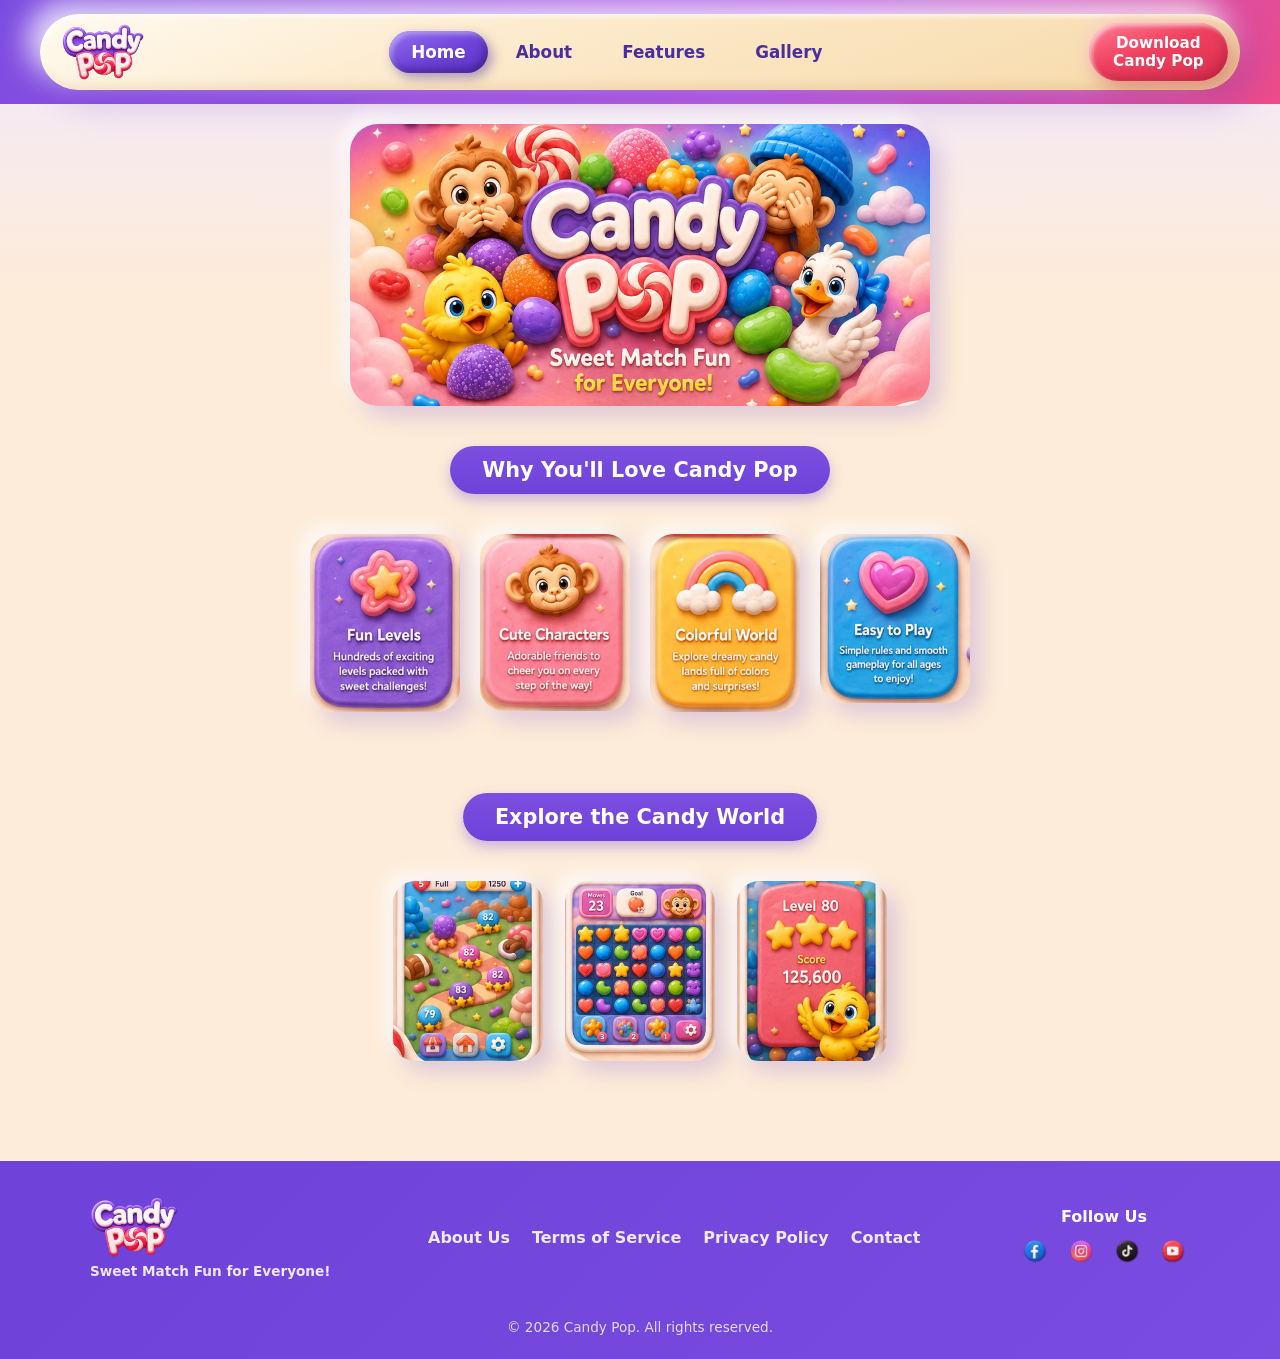
<file: index.html>
﻿<!DOCTYPE html>
<html lang="en">
<head>
<meta charset="UTF-8">
<meta name="viewport" content="width=device-width, initial-scale=1.0">
<link rel="icon" type="image/png" href="assets/01_common/favicon.png?v=2">
<title>Candy Pop — Sweet Match Fun for Everyone!</title>
<meta name="description" content="Candy Pop is a fun and addictive match-3 adventure filled with colorful candies, exciting levels, and adorable friends.">
<link rel="stylesheet" href="css/style.css">
</head>
<body>

<header class="site-header">
  <div class="header-inner">
    <a href="index.html" class="logo"><img src="assets/01_common/logo_wordmark.webp" width="1238" height="842" alt="Candy Pop"></a>
    <nav class="main-nav" id="mainNav">
      <a href="index.html" class="nav-link active">Home</a>
      <a href="about.html" class="nav-link">About</a>
      <a href="features.html" class="nav-link">Features</a>
      <a href="gallery.html" class="nav-link">Gallery</a>
    </nav>
    <a href="downloads/CandyPop.apk" download="CandyPop.apk" class="download-btn">Download<br>Candy Pop</a>
    <button class="nav-toggle" id="navToggle" aria-label="Toggle menu">&#9776;</button>
  </div>
</header>

<main>

  <!-- Hero -->
  <section class="hero">
    <img src="assets/02_home/01_hero_section_full.webp" width="2048" height="995" fetchpriority="high" alt="Candy Pop — Sweet Match Fun for Everyone!">
  </section>

  <!-- Why You'll Love -->
  <section class="section center">
    <span class="pill-heading">Why You'll Love Candy Pop</span>
    <div class="feature-grid">
      <img src="assets/02_home/09_feature_card_fun_levels.webp" width="454" height="540" loading="lazy" alt="Fun Levels: Hundreds of exciting levels packed with sweet challenges!">
      <img src="assets/02_home/10_feature_card_cute_characters.webp" width="458" height="540" loading="lazy" alt="Cute Characters: Adorable friends to cheer you on every step of the way!">
      <img src="assets/02_home/11_feature_card_colorful_world.webp" width="456" height="540" loading="lazy" alt="Colorful World: Explore dreamy candy lands full of colors and surprises!">
      <img src="assets/02_home/12_feature_card_easy_to_play.webp" width="480" height="540" loading="lazy" alt="Easy to Play: Simple rules and smooth gameplay for all ages to enjoy!">
    </div>
  </section>

  <!-- Explore the Candy World -->
  <section class="section center">
    <span class="pill-heading">Explore the Candy World</span>
    <div class="screens-row">
      <img src="assets/02_home/18_game_screen_map.webp" width="512" height="728" loading="lazy" alt="Candy world level map screen">
      <img src="assets/02_home/19_game_screen_match3.webp" width="580" height="696" loading="lazy" alt="Match-3 gameplay screen">
      <img src="assets/02_home/20_game_screen_level_complete.webp" width="480" height="728" loading="lazy" alt="Level complete screen">
    </div>
  </section>

</main>

<footer class="site-footer">
  <div class="footer-inner">
    <div class="footer-brand">
      <img src="assets/01_common/logo_wordmark.webp" width="1238" height="842" loading="lazy" alt="Candy Pop">
      <p class="footer-tagline">Sweet Match Fun for Everyone!</p>
    </div>
    <nav class="footer-links">
      <a href="about.html">About Us</a>
      <a href="#">Terms of Service</a>
      <a href="#">Privacy Policy</a>
      <a href="#">Contact</a>
    </nav>
    <div class="footer-social">
      <span class="follow-label">Follow Us</span>
      <div class="social-icons">
        <a href="#" aria-label="Facebook"><img src="assets/01_common/07_social_facebook.webp" width="162" height="162" loading="lazy" alt="Facebook"></a>
        <a href="#" aria-label="Instagram"><img src="assets/01_common/08_social_instagram.webp" width="159" height="159" loading="lazy" alt="Instagram"></a>
        <a href="#" aria-label="TikTok"><img src="assets/01_common/09_social_tiktok.webp" width="159" height="162" loading="lazy" alt="TikTok"></a>
        <a href="#" aria-label="YouTube"><img src="assets/01_common/10_social_youtube.webp" width="162" height="162" loading="lazy" alt="YouTube"></a>
      </div>
    </div>
    <p class="copyright">&copy; 2026 Candy Pop. All rights reserved.</p>
  </div>
</footer>

<script src="js/main.js"></script>
</body>
</html>
</file>
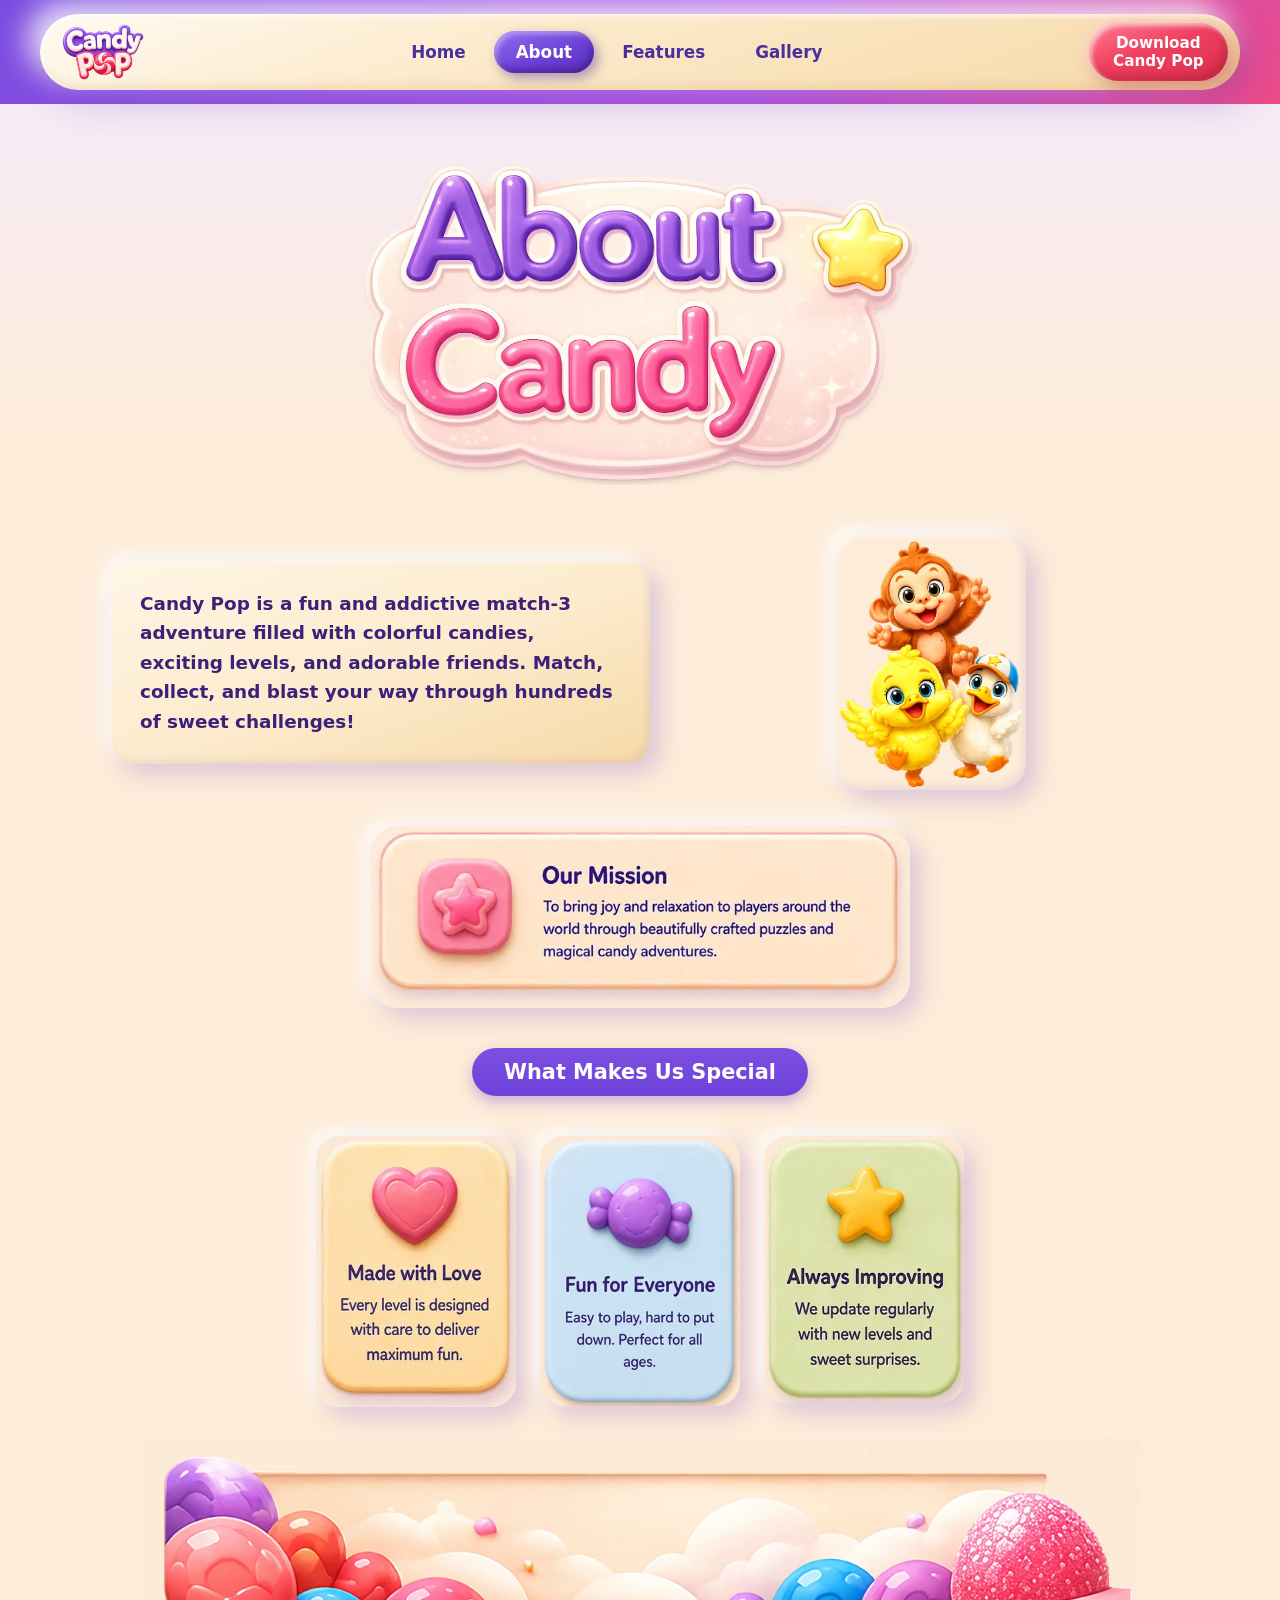
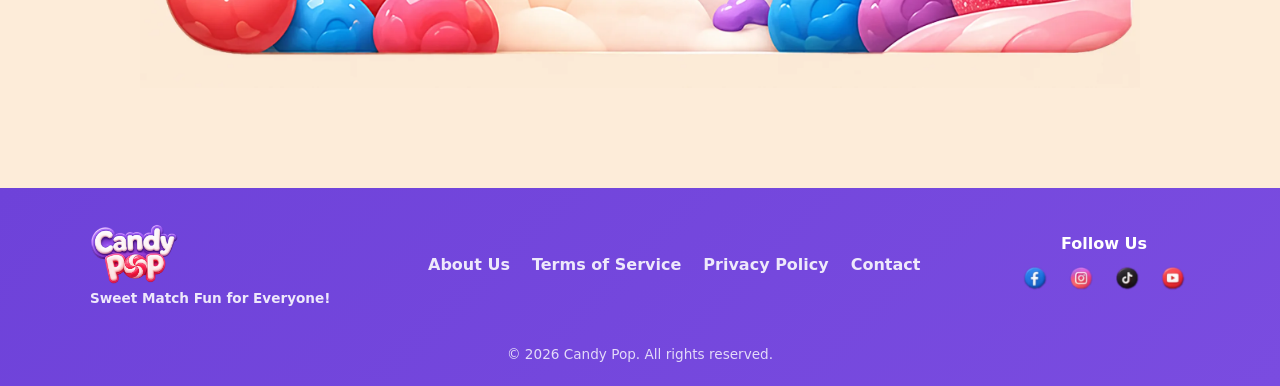
<file: about.html>
﻿<!DOCTYPE html>
<html lang="en">
<head>
<meta charset="UTF-8">
<meta name="viewport" content="width=device-width, initial-scale=1.0">
<link rel="icon" type="image/png" href="assets/01_common/favicon.png?v=2">
<title>About — Candy Pop</title>
<meta name="description" content="Candy Pop is a fun and addictive match-3 adventure filled with colorful candies, exciting levels, and adorable friends.">
<link rel="stylesheet" href="css/style.css">
</head>
<body>

<header class="site-header">
  <div class="header-inner">
    <a href="index.html" class="logo"><img src="assets/01_common/logo_wordmark.webp" width="1238" height="842" alt="Candy Pop"></a>
    <nav class="main-nav" id="mainNav">
      <a href="index.html" class="nav-link">Home</a>
      <a href="about.html" class="nav-link active">About</a>
      <a href="features.html" class="nav-link">Features</a>
      <a href="gallery.html" class="nav-link">Gallery</a>
    </nav>
    <a href="downloads/CandyPop.apk" download="CandyPop.apk" class="download-btn">Download<br>Candy Pop</a>
    <button class="nav-toggle" id="navToggle" aria-label="Toggle menu">&#9776;</button>
  </div>
</header>

<main>

  <div class="page-heading">
    <h1 class="sr-only">About Candy Pop</h1>
    <img class="heading-art" src="assets/03_about/01_about_candy_pop_title.webp" width="1320" height="765" alt="About Candy Pop">
  </div>

  <section class="section">
    <div class="about-intro">
      <div class="about-intro-text">
        <div class="desc-card">
          <p>Candy Pop is a fun and addictive match-3 adventure filled with colorful candies, exciting levels, and adorable friends. Match, collect, and blast your way through hundreds of sweet challenges!</p>
        </div>
      </div>
      <div class="about-intro-img">
        <img src="assets/03_about/02_about_characters_group.webp" width="970" height="1290" loading="lazy" alt="Candy Pop characters — monkey, duck, and capped duck friend">
      </div>
    </div>

    <div class="about-mission">
      <img src="assets/03_about/04_our_mission_card.webp" width="700" height="236" loading="lazy" alt="Our Mission: To bring joy and relaxation to players around the world through beautifully crafted puzzles and magical candy adventures.">
    </div>

    <div class="about-special">
      <span class="pill-heading">What Makes Us Special</span>
      <div class="special-grid">
        <img src="assets/03_about/07_card_made_with_love.webp" width="300" height="407" loading="lazy" alt="Made with Love: Every level is designed with care to deliver maximum fun.">
        <img src="assets/03_about/08_card_fun_for_everyone.webp" width="300" height="405" loading="lazy" alt="Fun for Everyone: Easy to play, hard to put down, perfect for all ages.">
        <img src="assets/03_about/09_card_always_improving.webp" width="300" height="401" loading="lazy" alt="Always Improving: We update regularly with new levels and sweet surprises.">
      </div>
    </div>

    <div class="bottom-border decorative">
      <img src="assets/03_about/13_bottom_candy_border.webp" width="2508" height="627" loading="lazy" alt="">
    </div>
  </section>

</main>

<footer class="site-footer">
  <div class="footer-inner">
    <div class="footer-brand">
      <img src="assets/01_common/logo_wordmark.webp" width="1238" height="842" loading="lazy" alt="Candy Pop">
      <p class="footer-tagline">Sweet Match Fun for Everyone!</p>
    </div>
    <nav class="footer-links">
      <a href="about.html">About Us</a>
      <a href="#">Terms of Service</a>
      <a href="#">Privacy Policy</a>
      <a href="#">Contact</a>
    </nav>
    <div class="footer-social">
      <span class="follow-label">Follow Us</span>
      <div class="social-icons">
        <a href="#" aria-label="Facebook"><img src="assets/01_common/07_social_facebook.webp" width="162" height="162" loading="lazy" alt="Facebook"></a>
        <a href="#" aria-label="Instagram"><img src="assets/01_common/08_social_instagram.webp" width="159" height="159" loading="lazy" alt="Instagram"></a>
        <a href="#" aria-label="TikTok"><img src="assets/01_common/09_social_tiktok.webp" width="159" height="162" loading="lazy" alt="TikTok"></a>
        <a href="#" aria-label="YouTube"><img src="assets/01_common/10_social_youtube.webp" width="162" height="162" loading="lazy" alt="YouTube"></a>
      </div>
    </div>
    <p class="copyright">&copy; 2026 Candy Pop. All rights reserved.</p>
  </div>
</footer>

<script src="js/main.js"></script>
</body>
</html>
</file>
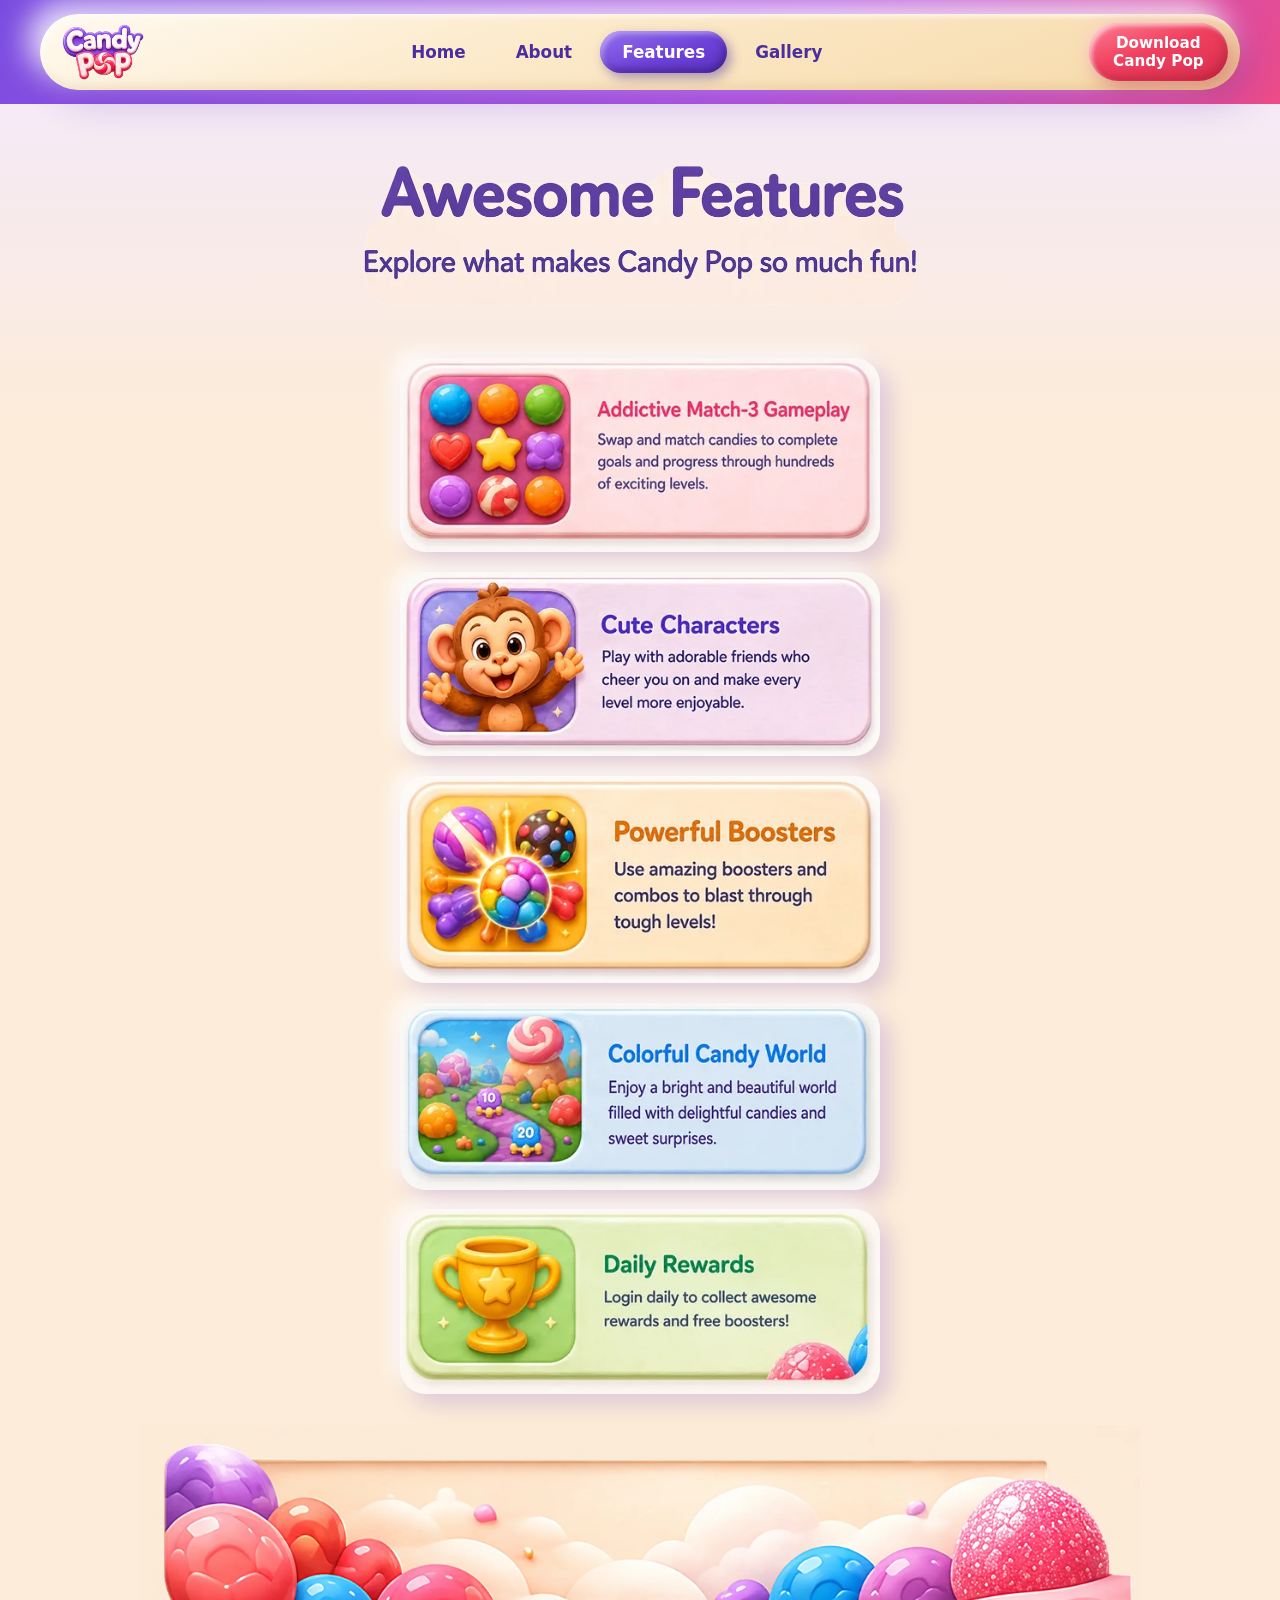
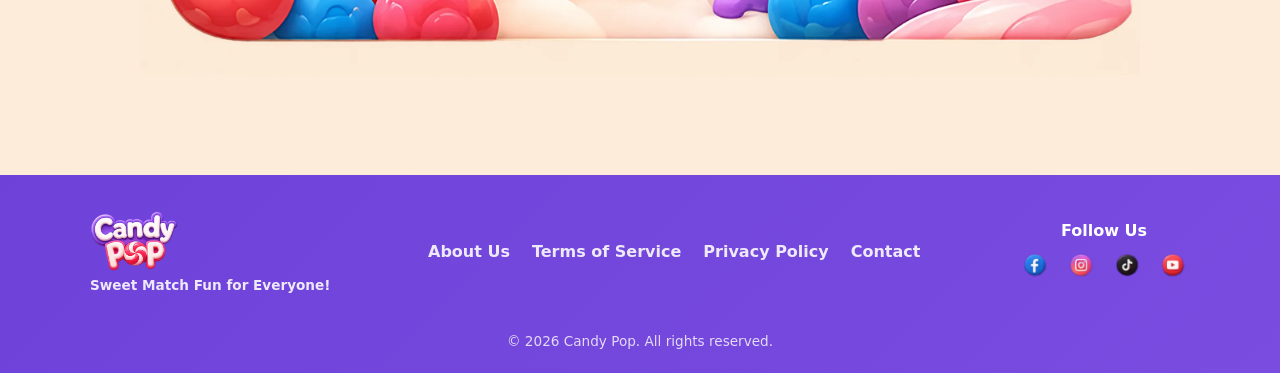
<file: features.html>
﻿<!DOCTYPE html>
<html lang="en">
<head>
<meta charset="UTF-8">
<meta name="viewport" content="width=device-width, initial-scale=1.0">
<link rel="icon" type="image/png" href="assets/01_common/favicon.png?v=2">
<title>Features — Candy Pop</title>
<meta name="description" content="Explore what makes Candy Pop so much fun — addictive match-3 gameplay, cute characters, powerful boosters, a colorful candy world, and daily rewards.">
<link rel="stylesheet" href="css/style.css">
</head>
<body>

<header class="site-header">
  <div class="header-inner">
    <a href="index.html" class="logo"><img src="assets/01_common/logo_wordmark.webp" width="1238" height="842" alt="Candy Pop"></a>
    <nav class="main-nav" id="mainNav">
      <a href="index.html" class="nav-link">Home</a>
      <a href="about.html" class="nav-link">About</a>
      <a href="features.html" class="nav-link active">Features</a>
      <a href="gallery.html" class="nav-link">Gallery</a>
    </nav>
    <a href="downloads/CandyPop.apk" download="CandyPop.apk" class="download-btn">Download<br>Candy Pop</a>
    <button class="nav-toggle" id="navToggle" aria-label="Toggle menu">&#9776;</button>
  </div>
</header>

<main>

  <div class="page-heading">
    <h1 class="sr-only">Awesome Features</h1>
    <img class="heading-art" src="assets/04_features/01_awesome_features_title.webp" width="1120" height="295" alt="Awesome Features — Explore what makes Candy Pop so much fun!">
  </div>

  <section class="section">
    <div class="feature-rows">
      <img src="assets/04_features/02_card_addictive_match3.webp" width="560" height="226" loading="lazy" alt="Addictive Match-3: Swap and match candies to complete goals and progress through hundreds of exciting levels.">
      <img src="assets/04_features/03_card_cute_characters.webp" width="560" height="215" loading="lazy" alt="Cute Characters: Play with adorable friends who cheer you on and make every level more enjoyable.">
      <img src="assets/04_features/04_card_powerful_boosters.webp" width="560" height="241" loading="lazy" alt="Powerful Boosters: Use amazing boosters and combos to blast through tough levels!">
      <img src="assets/04_features/05_card_colorful_candy_world.webp" width="560" height="218" loading="lazy" alt="Colorful Candy World: Enjoy a bright and beautiful world filled with delightful candies and sweet surprises.">
      <img src="assets/04_features/06_card_daily_rewards.webp" width="560" height="216" loading="lazy" alt="Daily Rewards: Login daily to collect awesome rewards and free boosters!">
    </div>

    <div class="bottom-border decorative">
      <img src="assets/04_features/12_bottom_candy_border.webp" width="2508" height="627" loading="lazy" alt="">
    </div>
  </section>

</main>

<footer class="site-footer">
  <div class="footer-inner">
    <div class="footer-brand">
      <img src="assets/01_common/logo_wordmark.webp" width="1238" height="842" loading="lazy" alt="Candy Pop">
      <p class="footer-tagline">Sweet Match Fun for Everyone!</p>
    </div>
    <nav class="footer-links">
      <a href="about.html">About Us</a>
      <a href="#">Terms of Service</a>
      <a href="#">Privacy Policy</a>
      <a href="#">Contact</a>
    </nav>
    <div class="footer-social">
      <span class="follow-label">Follow Us</span>
      <div class="social-icons">
        <a href="#" aria-label="Facebook"><img src="assets/01_common/07_social_facebook.webp" width="162" height="162" loading="lazy" alt="Facebook"></a>
        <a href="#" aria-label="Instagram"><img src="assets/01_common/08_social_instagram.webp" width="159" height="159" loading="lazy" alt="Instagram"></a>
        <a href="#" aria-label="TikTok"><img src="assets/01_common/09_social_tiktok.webp" width="159" height="162" loading="lazy" alt="TikTok"></a>
        <a href="#" aria-label="YouTube"><img src="assets/01_common/10_social_youtube.webp" width="162" height="162" loading="lazy" alt="YouTube"></a>
      </div>
    </div>
    <p class="copyright">&copy; 2026 Candy Pop. All rights reserved.</p>
  </div>
</footer>

<script src="js/main.js"></script>
</body>
</html>
</file>
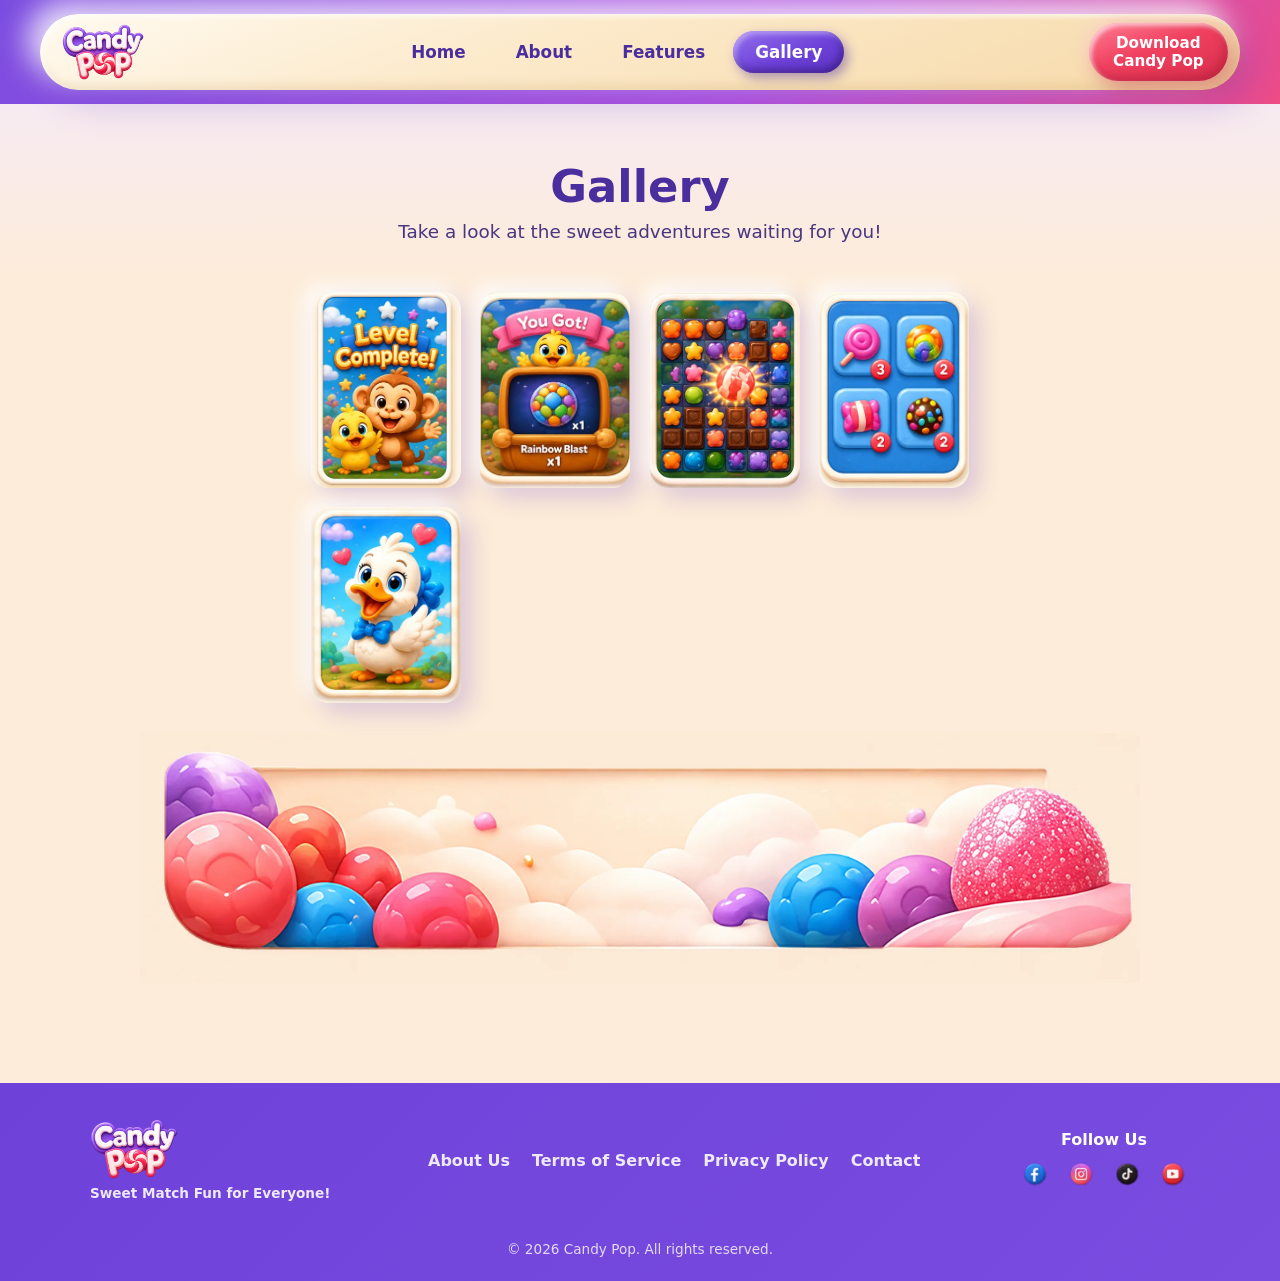
<file: gallery.html>
﻿<!DOCTYPE html>
<html lang="en">
<head>
<meta charset="UTF-8">
<meta name="viewport" content="width=device-width, initial-scale=1.0">
<link rel="icon" type="image/png" href="assets/01_common/favicon.png?v=2">
<title>Gallery — Candy Pop</title>
<meta name="description" content="Take a look at the sweet adventures waiting for you in Candy Pop.">
<link rel="stylesheet" href="css/style.css">
</head>
<body>

<header class="site-header">
  <div class="header-inner">
    <a href="index.html" class="logo"><img src="assets/01_common/logo_wordmark.webp" width="1238" height="842" alt="Candy Pop"></a>
    <nav class="main-nav" id="mainNav">
      <a href="index.html" class="nav-link">Home</a>
      <a href="about.html" class="nav-link">About</a>
      <a href="features.html" class="nav-link">Features</a>
      <a href="gallery.html" class="nav-link active">Gallery</a>
    </nav>
    <a href="downloads/CandyPop.apk" download="CandyPop.apk" class="download-btn">Download<br>Candy Pop</a>
    <button class="nav-toggle" id="navToggle" aria-label="Toggle menu">&#9776;</button>
  </div>
</header>

<main>

  <div class="page-heading">
    <h1>Gallery</h1>
    <p>Take a look at the sweet adventures waiting for you!</p>
  </div>

  <section class="section">
    <div class="gallery-grid">
      <img src="assets/05_gallery/04_level_complete_screen.webp" width="340" height="459" loading="eager" alt="Level complete screen">
      <img src="assets/05_gallery/06_reward_screen.webp" width="340" height="399" loading="lazy" alt="Reward screen — Rainbow Blast">
      <img src="assets/05_gallery/07_blocker_level_screen.webp" width="340" height="422" loading="lazy" alt="Blocker level screen">
      <img src="assets/05_gallery/08_boosters_inventory_screen.webp" width="340" height="432" loading="lazy" alt="Boosters inventory screen">
      <img src="assets/05_gallery/09_duck_character_screen.webp" width="340" height="422" loading="lazy" alt="Duck character screen">
    </div>

    <div class="bottom-border decorative">
      <img src="assets/05_gallery/11_bottom_candy_border.webp" width="2508" height="627" loading="lazy" alt="">
    </div>
  </section>

</main>

<footer class="site-footer">
  <div class="footer-inner">
    <div class="footer-brand">
      <img src="assets/01_common/logo_wordmark.webp" width="1238" height="842" loading="lazy" alt="Candy Pop">
      <p class="footer-tagline">Sweet Match Fun for Everyone!</p>
    </div>
    <nav class="footer-links">
      <a href="about.html">About Us</a>
      <a href="#">Terms of Service</a>
      <a href="#">Privacy Policy</a>
      <a href="#">Contact</a>
    </nav>
    <div class="footer-social">
      <span class="follow-label">Follow Us</span>
      <div class="social-icons">
        <a href="#" aria-label="Facebook"><img src="assets/01_common/07_social_facebook.webp" width="162" height="162" loading="lazy" alt="Facebook"></a>
        <a href="#" aria-label="Instagram"><img src="assets/01_common/08_social_instagram.webp" width="159" height="159" loading="lazy" alt="Instagram"></a>
        <a href="#" aria-label="TikTok"><img src="assets/01_common/09_social_tiktok.webp" width="159" height="162" loading="lazy" alt="TikTok"></a>
        <a href="#" aria-label="YouTube"><img src="assets/01_common/10_social_youtube.webp" width="162" height="162" loading="lazy" alt="YouTube"></a>
      </div>
    </div>
    <p class="copyright">&copy; 2026 Candy Pop. All rights reserved.</p>
  </div>
</footer>

<script src="js/main.js"></script>
</body>
</html>
</file>
<file: css/style.css>
/* ===== Candy Pop website — shared styles ===== */

:root {
  --purple-dark: #4B2E9E;
  --purple: #7C4FE0;
  --purple-pill: #6E42D9;
  --red: #F0405F;
  --red-dark: #D82E4C;
  --cream: #FCEACB;
  --cream-dark: #F6D9A8;
  --text-dark: #3B2179;
  --text-body: #4A3580;
  --clay-shadow:
    10px 10px 22px rgba(107, 63, 199, 0.22),
    -8px -8px 18px rgba(255, 255, 255, 0.8),
    inset 2px 2px 3px rgba(255, 255, 255, 0.45),
    inset -3px -4px 7px rgba(120, 70, 180, 0.10);
  --clay-shadow-hover:
    14px 16px 30px rgba(107, 63, 199, 0.3),
    -8px -8px 20px rgba(255, 255, 255, 0.85),
    inset 2px 2px 3px rgba(255, 255, 255, 0.5),
    inset -3px -4px 7px rgba(120, 70, 180, 0.10);
  --clay-ease: cubic-bezier(0.22, 1, 0.36, 1);
  /* playful overshoot curve — used on hover lifts for a squishy candy "bounce" */
  --clay-bounce: cubic-bezier(0.34, 1.56, 0.64, 1);
  --font-heading: 'Baloo 2', 'Varela Round', 'Segoe UI Rounded', 'Comic Sans MS', system-ui, sans-serif;
  --font-body: 'Nunito', 'Segoe UI', system-ui, sans-serif;
}

* { box-sizing: border-box; }

/* Scroll-reveal entrance was removed — on real devices it could leave content
   permanently invisible (IntersectionObserver doesn't reliably fire in every
   browser/tab state), so cards were vanishing instead of animating in. Content
   is now always visible unconditionally; .reveal is kept as a harmless marker
   class only (no CSS/JS acts on it). */

html { scroll-behavior: smooth; }

body {
  margin: 0;
  font-family: var(--font-body);
  color: var(--text-body);
  background: linear-gradient(180deg, #F3E9FF 0%, #FDECD9 22%, #FDECD9 100%);
  overflow-x: hidden;
}

img { max-width: 100%; display: block; }

a { text-decoration: none; color: inherit; }

.decorative { pointer-events: none; user-select: none; }

/* ===== Header (claymorphism) ===== */
@keyframes navEnter {
  from { opacity: 0; transform: translateY(-18px); }
  to { opacity: 1; transform: translateY(0); }
}

.site-header {
  background: linear-gradient(135deg, #7A4CE0, #B14FE0 60%, #EE4C86 100%);
  padding: 14px 20px;
  animation: navEnter 0.6s var(--clay-ease) both;
}

.header-inner {
  position: relative;
  max-width: 1200px;
  margin: 0 auto;
  background: linear-gradient(160deg, #FFFAF0 0%, var(--cream) 40%, var(--cream-dark) 100%);
  border-radius: 60px;
  display: flex;
  align-items: center;
  justify-content: space-between;
  padding: 9px 12px 9px 22px;
  gap: 12px;
  box-shadow:
    14px 14px 34px rgba(107, 63, 199, 0.24),
    -12px -12px 30px rgba(255, 255, 255, 0.85),
    inset 3px 3px 5px rgba(255, 255, 255, 0.7),
    inset -4px -5px 10px rgba(180, 130, 70, 0.16);
}

.logo img { height: 56px; width: auto; }

.main-nav {
  display: flex;
  align-items: center;
  gap: 6px;
  flex: 1;
  justify-content: center;
}

.nav-link {
  font-family: var(--font-heading);
  font-weight: 700;
  font-size: 1.05rem;
  color: var(--purple-dark);
  padding: 11px 22px;
  border-radius: 40px;
  transition: background 0.35s ease, color 0.3s ease, transform 0.4s var(--clay-bounce), box-shadow 0.35s ease;
}

.nav-link:hover {
  background: linear-gradient(160deg, #FFFDF9, #F3E4FB);
  transform: translateY(-3px);
  box-shadow:
    6px 6px 16px rgba(107, 63, 199, 0.14),
    -6px -6px 16px rgba(255, 255, 255, 0.9),
    inset 1px 1px 3px rgba(255, 255, 255, 0.8);
}

.nav-link.active {
  background: linear-gradient(160deg, #9370EC, var(--purple-pill) 55%, #5A32C0 100%);
  color: #fff;
  box-shadow:
    4px 5px 12px rgba(75, 46, 158, 0.45),
    inset -3px -4px 7px rgba(45, 20, 105, 0.5),
    inset 3px 3px 5px rgba(210, 190, 255, 0.65);
}

.nav-link.active:hover { transform: none; }

.download-btn {
  font-family: var(--font-heading);
  font-weight: 700;
  font-size: 0.95rem;
  line-height: 1.2;
  text-align: center;
  color: #fff;
  background: linear-gradient(160deg, #FF7D93 0%, var(--red) 45%, var(--red-dark) 100%);
  padding: 11px 24px;
  border-radius: 40px;
  white-space: nowrap;
  transition: transform 0.45s var(--clay-bounce), box-shadow 0.35s ease;
  will-change: transform, box-shadow;
  box-shadow:
    7px 8px 20px rgba(184, 33, 62, 0.4),
    -5px -5px 14px rgba(255, 210, 218, 0.4),
    inset 3px 3px 4px rgba(255, 255, 255, 0.6),
    inset -4px -5px 9px rgba(140, 15, 40, 0.32);
}

.download-btn:hover {
  transform: translateY(-4px) scale(1.05);
  box-shadow:
    10px 12px 26px rgba(184, 33, 62, 0.45),
    -5px -5px 14px rgba(255, 210, 218, 0.45),
    inset 3px 3px 4px rgba(255, 255, 255, 0.65),
    inset -4px -5px 9px rgba(140, 15, 40, 0.32);
}

.download-btn:active {
  transform: translateY(0) scale(0.97);
  transition: transform 0.1s ease, box-shadow 0.1s ease;
  box-shadow:
    inset 4px 4px 8px rgba(140, 15, 40, 0.5),
    inset -3px -3px 6px rgba(255, 190, 200, 0.3);
}

.nav-toggle {
  display: none;
  background: none;
  border: none;
  font-size: 1.6rem;
  color: var(--purple-dark);
  cursor: pointer;
  padding: 4px 10px;
}

@media (max-width: 860px) {
  .main-nav {
    display: flex;
    position: absolute;
    top: 90px;
    left: 20px;
    right: 20px;
    background: linear-gradient(160deg, #FFFAF0 0%, var(--cream) 40%, var(--cream-dark) 100%);
    border-radius: 26px;
    flex-direction: column;
    box-shadow:
      14px 14px 34px rgba(107, 63, 199, 0.24),
      -12px -12px 30px rgba(255, 255, 255, 0.85),
      inset 3px 3px 5px rgba(255, 255, 255, 0.7),
      inset -4px -5px 10px rgba(180, 130, 70, 0.16);
    padding: 12px;
    z-index: 50;
    opacity: 0;
    visibility: hidden;
    pointer-events: none;
    transform: translateY(-16px) scale(0.96);
    transition: opacity 0.4s var(--clay-ease), transform 0.4s var(--clay-ease), visibility 0.4s;
    transform-origin: top center;
  }
  .main-nav.open {
    opacity: 1;
    visibility: visible;
    pointer-events: auto;
    transform: translateY(0) scale(1);
  }
  .nav-link { width: 100%; text-align: center; }
  .nav-toggle { display: block; }
  .download-btn { padding: 10px 16px; font-size: 0.85rem; }
  .logo img { height: 46px; }
}

/* ===== Page heading blocks (real text, used on About/Features/Gallery) ===== */
.page-heading {
  text-align: center;
  padding: 56px 20px 10px;
}

.page-heading h1 {
  font-family: var(--font-heading);
  font-weight: 800;
  font-size: clamp(2rem, 5vw, 2.8rem);
  color: var(--purple-dark);
  margin: 0 0 8px;
}

.page-heading p {
  font-size: clamp(1rem, 2vw, 1.15rem);
  color: var(--text-body);
  margin: 0;
}

.page-heading .heading-art {
  max-width: 560px;
  width: 100%;
  height: auto;
  margin: 0 auto;
}

@media (max-width: 480px) {
  .page-heading .heading-art { max-width: 260px; }
}

.sr-only {
  position: absolute;
  width: 1px;
  height: 1px;
  padding: 0;
  margin: -1px;
  overflow: hidden;
  clip: rect(0, 0, 0, 0);
  white-space: nowrap;
  border: 0;
}

/* ===== Sections ===== */
.section { max-width: 1100px; margin: 0 auto; padding: 40px 20px; }

.pill-heading {
  display: inline-block;
  font-family: var(--font-heading);
  font-weight: 700;
  font-size: 1.3rem;
  color: #fff;
  background: linear-gradient(180deg, var(--purple), var(--purple-pill));
  padding: 12px 32px;
  border-radius: 40px;
  box-shadow: 0 6px 14px rgba(110, 66, 217, 0.35);
  margin: 0 auto 32px;
}

.center { text-align: center; }

/* ===== Hero (home page) =====
   Sized to fit within one screen (viewport height minus the header) so the
   whole hero image is visible on load with no scrolling needed. */
.hero {
  max-width: 620px;
  margin: 0 auto;
  padding: 20px 20px 0;
  text-align: center;
}

.hero img {
  width: auto;
  height: auto;
  max-width: 100%;
  max-height: calc(100vh - 130px);
  display: inline-block;
  border-radius: 28px;
  box-shadow: var(--clay-shadow);
  display: block;
  transition: transform 0.55s var(--clay-bounce), box-shadow 0.4s ease, filter 0.35s ease;
  will-change: transform, box-shadow;
}

.hero img:hover {
  transform: translateY(-6px) scale(1.012);
  box-shadow: var(--clay-shadow-hover);
  filter: brightness(1.03) saturate(1.06);
}

.hero img:active {
  transform: translateY(-2px) scale(0.99);
  transition: transform 0.15s ease;
}

/* ===== Feature cards grid (home) ===== */
.feature-grid {
  display: grid;
  grid-template-columns: repeat(4, 1fr);
  gap: 20px;
  margin-top: 8px;
  max-width: 660px;
  margin-left: auto;
  margin-right: auto;
}

.feature-grid img {
  width: 100%;
  max-width: 150px;
  height: auto;
  margin: 0 auto;
  display: block;
  border-radius: 24px;
  box-shadow: var(--clay-shadow);
  transition: transform 0.5s var(--clay-bounce), box-shadow 0.4s ease, filter 0.35s ease;
  will-change: transform, box-shadow;
}

.feature-grid img:hover {
  transform: translateY(-8px) scale(1.035) rotate(-1deg);
  box-shadow: var(--clay-shadow-hover);
  filter: brightness(1.04) saturate(1.08);
}

.feature-grid img:active {
  transform: translateY(-2px) scale(0.98);
  transition: transform 0.15s ease;
}

@media (max-width: 900px) { .feature-grid { grid-template-columns: repeat(2, 1fr); } }
@media (max-width: 480px) { .feature-grid { grid-template-columns: 1fr; } }

/* ===== Explore / game screens row ===== */
.screens-row {
  display: flex;
  align-items: flex-start;
  gap: 22px;
  justify-content: center;
  flex-wrap: wrap;
  margin-top: 8px;
}

.screens-row img {
  display: block;
  width: 150px;
  height: 180px;
  flex-shrink: 0;
  object-fit: cover;
  border-radius: 22px;
  box-shadow: var(--clay-shadow);
  transition: transform 0.5s var(--clay-bounce), box-shadow 0.4s ease, filter 0.35s ease;
  will-change: transform, box-shadow;
}

.screens-row img:hover {
  transform: translateY(-8px) scale(1.04);
  box-shadow: var(--clay-shadow-hover);
  filter: brightness(1.04) saturate(1.08);
}

.screens-row img:active {
  transform: translateY(-2px) scale(0.98);
  transition: transform 0.15s ease;
}

/* ===== About page ===== */
.about-intro {
  display: flex;
  align-items: center;
  gap: 40px;
  flex-wrap: wrap;
}

.about-intro-text { flex: 1 1 340px; }

.desc-card {
  background: linear-gradient(160deg, #FFF6E6 0%, var(--cream) 55%, var(--cream-dark) 100%);
  border-radius: 24px;
  padding: 28px 30px;
  box-shadow: var(--clay-shadow);
  transition: transform 0.5s var(--clay-bounce), box-shadow 0.4s ease;
  will-change: transform, box-shadow;
}

.desc-card:hover {
  transform: translateY(-6px) scale(1.01);
  box-shadow: var(--clay-shadow-hover);
}

.desc-card p {
  margin: 0;
  font-size: 1.15rem;
  line-height: 1.6;
  font-weight: 600;
  color: var(--text-dark);
}

.about-intro-img { flex: 1 1 280px; text-align: center; }
.about-intro-img img {
  max-width: 192px;
  height: auto;
  margin: 0 auto;
  border-radius: 28px;
  box-shadow: var(--clay-shadow);
  transition: transform 0.5s var(--clay-bounce), box-shadow 0.4s ease, filter 0.35s ease;
  will-change: transform, box-shadow;
}

.about-intro-img img:hover {
  transform: translateY(-8px) scale(1.035) rotate(1deg);
  box-shadow: var(--clay-shadow-hover);
  filter: brightness(1.04) saturate(1.08);
}

.about-intro-img img:active {
  transform: translateY(-2px) scale(0.98);
  transition: transform 0.15s ease;
}

.about-mission { margin-top: 36px; }
.about-mission img {
  width: 100%;
  height: auto;
  max-width: 540px;
  margin: 0 auto;
  display: block;
  border-radius: 28px;
  box-shadow: var(--clay-shadow);
  transition: transform 0.5s var(--clay-bounce), box-shadow 0.4s ease, filter 0.35s ease;
  will-change: transform, box-shadow;
}
.about-mission img:hover {
  transform: translateY(-6px) scale(1.008);
  box-shadow: var(--clay-shadow-hover);
  filter: brightness(1.03) saturate(1.05);
}

.about-special { margin-top: 40px; text-align: center; }
.special-grid {
  display: grid;
  grid-template-columns: repeat(3, 1fr);
  gap: 20px;
  margin-top: 8px;
  max-width: 652px;
  margin-left: auto;
  margin-right: auto;
}
.special-grid img {
  width: 100%;
  max-width: 200px;
  height: auto;
  margin: 0 auto;
  display: block;
  border-radius: 24px;
  box-shadow: var(--clay-shadow);
  transition: transform 0.5s var(--clay-bounce), box-shadow 0.4s ease, filter 0.35s ease;
  will-change: transform, box-shadow;
}
.special-grid img:hover {
  transform: translateY(-6px) scale(1.02);
  box-shadow: var(--clay-shadow-hover);
  filter: brightness(1.04) saturate(1.08);
}

@media (max-width: 700px) { .special-grid { grid-template-columns: 1fr; } }

/* ===== Features page ===== */
.feature-rows { display: flex; flex-direction: column; align-items: center; gap: 20px; }
.feature-rows img {
  width: 100%;
  height: auto;
  max-width: 480px;
  border-radius: 26px;
  box-shadow: var(--clay-shadow);
  transition: transform 0.5s var(--clay-bounce), box-shadow 0.4s ease, filter 0.35s ease;
  will-change: transform, box-shadow;
}

.feature-rows img:hover {
  transform: translateY(-7px) scale(1.02);
  box-shadow: var(--clay-shadow-hover);
  filter: brightness(1.03) saturate(1.06);
}

.feature-rows img:active {
  transform: translateY(-2px) scale(0.99);
  transition: transform 0.15s ease;
}

/* ===== Gallery page ===== */
.gallery-grid {
  display: grid;
  grid-template-columns: repeat(4, 1fr);
  gap: 18px;
  max-width: 660px;
  margin-left: auto;
  margin-right: auto;
}
.gallery-grid img {
  display: block;
  width: 100%;
  max-width: 150px;
  height: 100%;
  min-width: 0;
  min-height: 0;
  margin: 0 auto;
  align-self: stretch;
  aspect-ratio: 340 / 445;
  object-fit: cover;
  border-radius: 18px;
  box-shadow: var(--clay-shadow);
  transition: transform 0.5s var(--clay-bounce), box-shadow 0.4s ease, filter 0.35s ease;
  will-change: transform, box-shadow;
}

.gallery-grid img:hover {
  transform: translateY(-8px) scale(1.04);
  box-shadow: var(--clay-shadow-hover);
  filter: brightness(1.04) saturate(1.08);
}

.gallery-grid img:active {
  transform: translateY(-2px) scale(0.98);
  transition: transform 0.15s ease;
}

@media (max-width: 900px) { .gallery-grid { grid-template-columns: repeat(3, 1fr); } }
@media (max-width: 640px) { .gallery-grid { grid-template-columns: repeat(2, 1fr); } }
@media (max-width: 420px) { .gallery-grid { grid-template-columns: 1fr; } }

.bottom-border { margin-top: 30px; text-align: center; }
.bottom-border img { width: 100%; height: auto; max-width: 1000px; margin: 0 auto; }

/* ===== Footer ===== */
.site-footer {
  background: linear-gradient(135deg, #6E42D9, #7A4CE0);
  padding: 36px 20px 24px;
  margin-top: 60px;
}

.footer-inner {
  max-width: 1100px;
  margin: 0 auto;
  display: flex;
  flex-wrap: wrap;
  align-items: center;
  justify-content: space-between;
  gap: 20px;
  color: #fff;
}

.footer-brand img { height: 60px; width: auto; display: block; }
.footer-tagline { margin: 6px 0 0; font-size: 0.85rem; font-weight: 600; opacity: 0.88; }

.footer-links { display: flex; gap: 22px; flex-wrap: wrap; }
.footer-links a {
  font-weight: 600;
  opacity: 0.88;
  transition: opacity 0.3s ease, transform 0.3s var(--clay-ease);
  display: inline-block;
}
.footer-links a:hover { opacity: 1; transform: translateY(-2px); text-decoration: underline; }

.footer-social { text-align: center; }
.follow-label { display: block; font-weight: 700; margin-bottom: 8px; }
.social-icons { display: flex; gap: 12px; }
.social-icons a {
  display: block;
  border-radius: 50%;
  transition: transform 0.5s var(--clay-bounce), box-shadow 0.35s ease;
  will-change: transform, box-shadow;
}
.social-icons a:hover {
  transform: translateY(-4px) scale(1.12);
  box-shadow: 0 8px 16px rgba(0, 0, 0, 0.25);
}
.social-icons img { width: 34px; height: 34px; object-fit: cover; }

.logo img { transition: transform 0.5s var(--clay-ease); }
.logo:hover img { transform: scale(1.05) rotate(-2deg); }

.copyright {
  width: 100%;
  text-align: center;
  font-size: 0.85rem;
  opacity: 0.8;
  margin: 20px 0 0;
}
</file>
